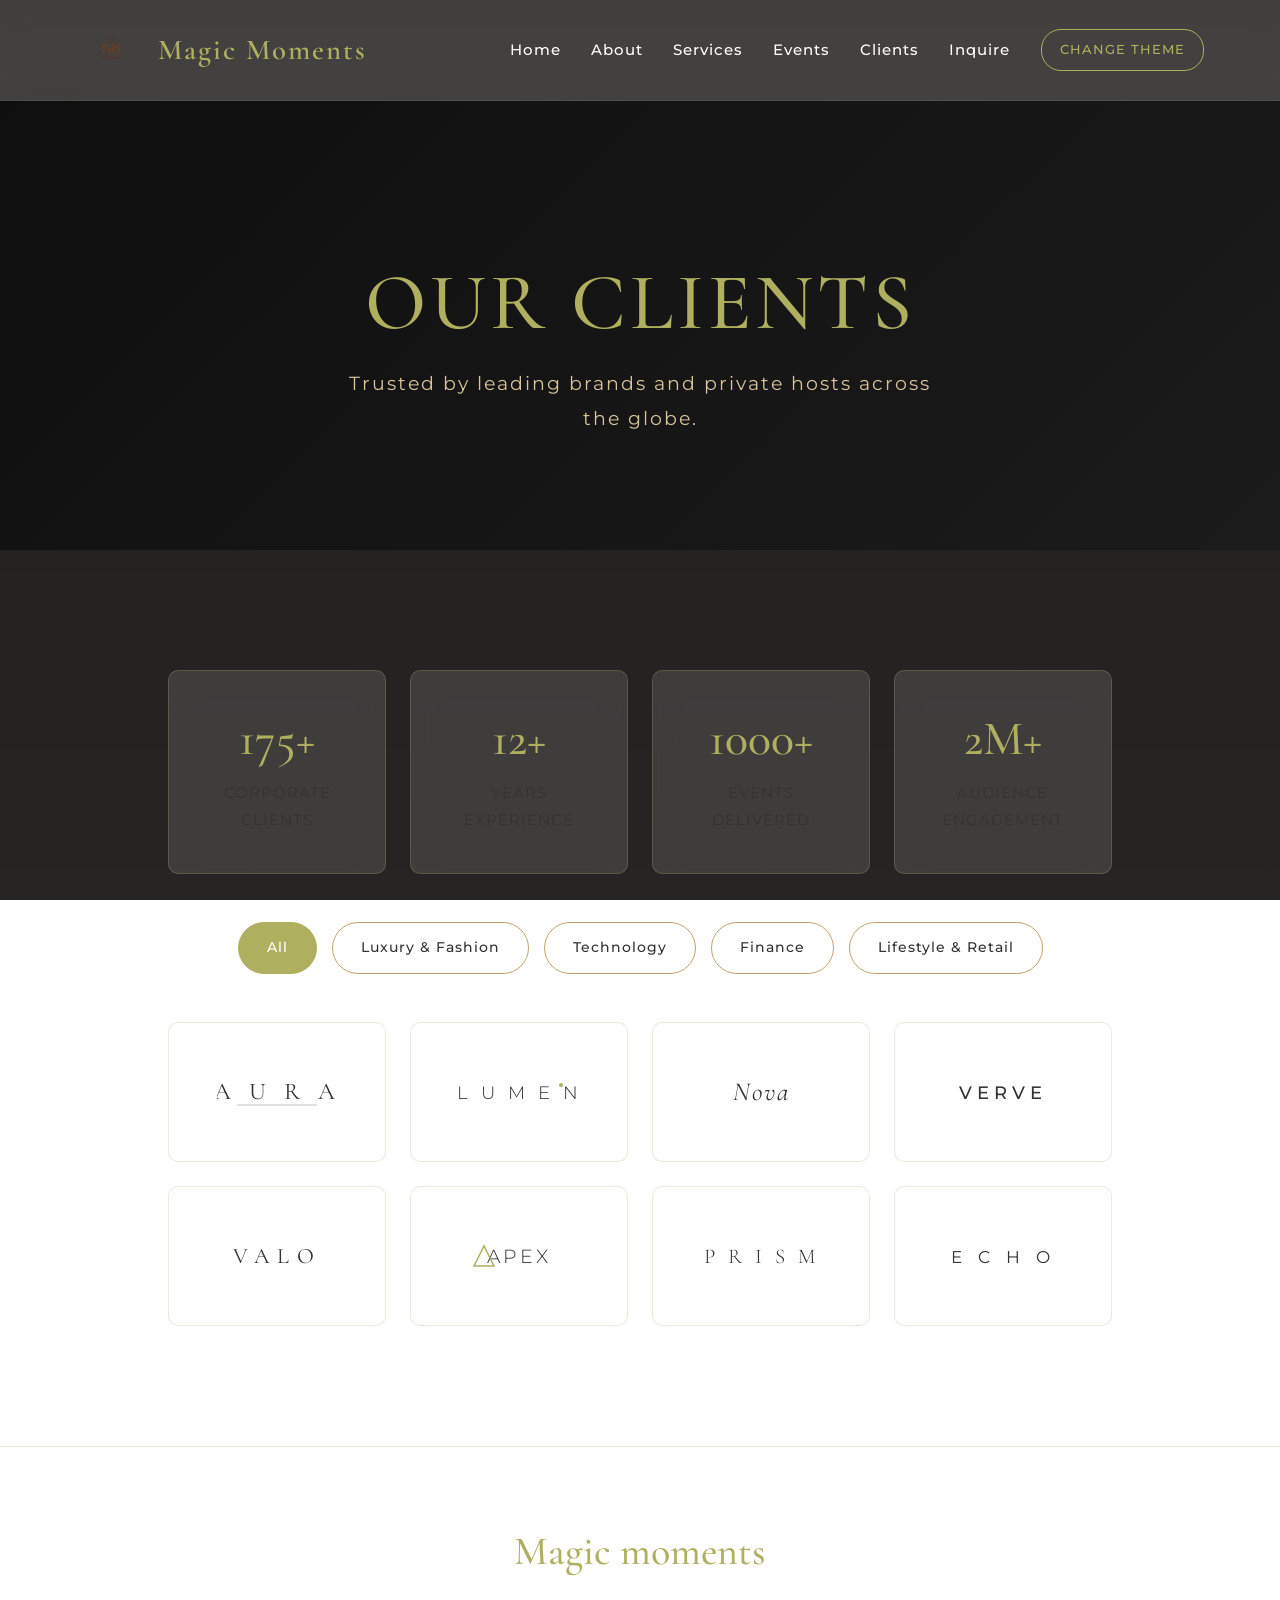
<file: clients.html>
<!DOCTYPE html>
<html lang="en">
<head>
    <meta charset="UTF-8">
    <meta name="viewport" content="width=device-width,initial-scale=1.0">
    <title>Our Clients - LuxeEvents</title>
    <link href="https://fonts.googleapis.com/css2?family=Cormorant+Garamond:wght@300;400;600&family=Montserrat:wght@300;400;500&display=swap" rel="stylesheet">
    <!-- Bootstrap 5 CSS -->
    <link href="https://cdn.jsdelivr.net/npm/bootstrap@5.3.3/dist/css/bootstrap.min.css" rel="stylesheet" integrity="sha384-QWTKZyjpPEjISv5WaRU9OFeRpok6YctnYmDr5pNlyT2bRjXh0JMhjY6hW+ALEwIH" crossorigin="anonymous">
    <link rel="stylesheet" href="css/style.css">
    <style>
        /* Specific page layout tweaks */
        body {
            padding-top: 100px; /* Offset for fixed navbar */
        }
        .clients-hero {
            padding: 80px 0 40px;
            text-align: center;
        }
        .clients-hero h1 {
            font-size: 5rem;
            margin-bottom: 15px;
            letter-spacing: 4px;
        }
        .clients-hero p {
            font-size: 1.2rem;
            letter-spacing: 2px;
            color: var(--gold-light);
            max-width: 600px;
            margin: 0 auto;
        }
        .dark-theme .clients-hero p {
            color: var(--gold-light);
        }
    </style>
</head>
<body>

<nav class="navbar navbar-expand-lg navbar-dark">
    <div class="container">
        <a class="logo" href="index.html">
            <img src="images/mm-logo.png" alt="Magic Moments Logo">
            <span>Magic Moments</span>
        </a>
        <button class="navbar-toggler" type="button" data-bs-toggle="collapse" data-bs-target="#navbarNav" aria-controls="navbarNav" aria-expanded="false" aria-label="Toggle navigation">
            <span class="navbar-toggler-icon"></span>
        </button>
        <div class="collapse navbar-collapse" id="navbarNav">
            <ul class="navbar-nav ms-auto mb-2 mb-lg-0 align-items-lg-center">
                <li class="nav-item"><a class="nav-link" href="index.html#home">Home</a></li>
                <li class="nav-item"><a class="nav-link" href="index.html#about">About</a></li>
                <li class="nav-item"><a class="nav-link" href="index.html#services">Services</a></li>
                <li class="nav-item"><a class="nav-link" href="index.html#events">Events</a></li>
                <li class="nav-item"><a class="nav-link" href="clients.html">Clients</a></li>
                <li class="nav-item"><a class="nav-link" href="index.html#inquire">Inquire</a></li>
                <li class="nav-item ms-lg-3 mt-2 mt-lg-0">
                    <button id="theme-toggle" type="button">CHANGE THEME</button>
                </li>
            </ul>
        </div>
    </div>
</nav>

<section class="clients-hero">
    <div class="container">
        <h1>OUR CLIENTS</h1>
        <p>Trusted by leading brands and private hosts across the globe.</p>
    </div>
</section>

<section class="clients">
    <div class="container">
        <!-- Stats Grid -->
        <div class="row g-4 mb-5">
            <div class="col-6 col-md-3">
                <div class="stat-card h-100">
                    <h3>175+</h3>
                    <p class="m-0">Corporate Clients</p>
                </div>
            </div>
            <div class="col-6 col-md-3">
                <div class="stat-card h-100">
                    <h3>12+</h3>
                    <p class="m-0">Years Experience</p>
                </div>
            </div>
            <div class="col-6 col-md-3">
                <div class="stat-card h-100">
                    <h3>1000+</h3>
                    <p class="m-0">Events Delivered</p>
                </div>
            </div>
            <div class="col-6 col-md-3">
                <div class="stat-card h-100">
                    <h3>2M+</h3>
                    <p class="m-0">Audience Engagement</p>
                </div>
            </div>
        </div>

        <!-- Filter Buttons -->
        <div class="filter-buttons mb-5">
            <button class="filter-btn active" data-filter="all">All</button>
            <button class="filter-btn" data-filter="luxury">Luxury & Fashion</button>
            <button class="filter-btn" data-filter="tech">Technology</button>
            <button class="filter-btn" data-filter="finance">Finance</button>
            <button class="filter-btn" data-filter="retail">Lifestyle & Retail</button>
        </div>

        <!-- Client Grid with Beautiful SVG Logos -->
        <div class="row g-4 d-flex justify-content-center" id="clients-row">
            <!-- Client 1: AURA (Luxury) -->
            <div class="col-6 col-sm-4 col-md-3 client-col" data-category="luxury">
                <div class="client-card">
                    <svg width="120" height="50" viewBox="0 0 120 50" fill="none" xmlns="http://www.w3.org/2000/svg">
                        <text x="50%" y="55%" dominant-baseline="middle" text-anchor="middle" font-family="'Cormorant Garamond', serif" font-size="24" letter-spacing="6" fill="currentColor">A U R A</text>
                        <line x1="20" y1="38" x2="100" y2="38" stroke="currentColor" stroke-opacity="0.3" stroke-width="1"/>
                    </svg>
                </div>
            </div>

            <!-- Client 2: LUMEN (Tech) -->
            <div class="col-6 col-sm-4 col-md-3 client-col" data-category="tech">
                <div class="client-card">
                    <svg width="120" height="50" viewBox="0 0 120 50" fill="none" xmlns="http://www.w3.org/2000/svg">
                        <text x="50%" y="55%" dominant-baseline="middle" text-anchor="middle" font-family="'Montserrat', sans-serif" font-weight="300" font-size="18" letter-spacing="4" fill="currentColor">L U M E N</text>
                        <circle cx="102" cy="18" r="2" fill="var(--gold)"/>
                    </svg>
                </div>
            </div>

            <!-- Client 3: NOVA (Finance) -->
            <div class="col-6 col-sm-4 col-md-3 client-col" data-category="finance">
                <div class="client-card">
                    <svg width="120" height="50" viewBox="0 0 120 50" fill="none" xmlns="http://www.w3.org/2000/svg">
                        <text x="50%" y="55%" dominant-baseline="middle" text-anchor="middle" font-family="'Cormorant Garamond', serif" font-style="italic" font-size="26" letter-spacing="2" fill="currentColor">Nova</text>
                    </svg>
                </div>
            </div>

            <!-- Client 4: VERVE (Retail) -->
            <div class="col-6 col-sm-4 col-md-3 client-col" data-category="retail">
                <div class="client-card">
                    <svg width="120" height="50" viewBox="0 0 120 50" fill="none" xmlns="http://www.w3.org/2000/svg">
                        <text x="50%" y="55%" dominant-baseline="middle" text-anchor="middle" font-family="'Montserrat', sans-serif" font-weight="500" font-size="18" letter-spacing="5" fill="currentColor">VERVE</text>
                    </svg>
                </div>
            </div>

            <!-- Client 5: VALO (Luxury) -->
            <div class="col-6 col-sm-4 col-md-3 client-col" data-category="luxury">
                <div class="client-card">
                    <svg width="120" height="50" viewBox="0 0 120 50" fill="none" xmlns="http://www.w3.org/2000/svg">
                        <text x="50%" y="55%" dominant-baseline="middle" text-anchor="middle" font-family="'Cormorant Garamond', serif" font-size="22" letter-spacing="8" fill="currentColor">VALO</text>
                    </svg>
                </div>
            </div>

            <!-- Client 6: APEX (Tech) -->
            <div class="col-6 col-sm-4 col-md-3 client-col" data-category="tech">
                <div class="client-card">
                    <svg width="120" height="50" viewBox="0 0 120 50" fill="none" xmlns="http://www.w3.org/2000/svg">
                        <text x="50%" y="55%" dominant-baseline="middle" text-anchor="middle" font-family="'Montserrat', sans-serif" font-weight="300" font-size="19" letter-spacing="3" fill="currentColor">APEX</text>
                        <path d="M15 35 L25 15 L35 35 Z" stroke="var(--gold)" stroke-width="1.5" fill="none"/>
                    </svg>
                </div>
            </div>

            <!-- Client 7: PRISM (Finance) -->
            <div class="col-6 col-sm-4 col-md-3 client-col" data-category="finance">
                <div class="client-card">
                    <svg width="120" height="50" viewBox="0 0 120 50" fill="none" xmlns="http://www.w3.org/2000/svg">
                        <text x="50%" y="55%" dominant-baseline="middle" text-anchor="middle" font-family="'Cormorant Garamond', serif" font-weight="300" font-size="21" letter-spacing="4" fill="currentColor">P R I S M</text>
                    </svg>
                </div>
            </div>

            <!-- Client 8: ECHO (Retail) -->
            <div class="col-6 col-sm-4 col-md-3 client-col" data-category="retail">
                <div class="client-card">
                    <svg width="120" height="50" viewBox="0 0 120 50" fill="none" xmlns="http://www.w3.org/2000/svg">
                        <text x="50%" y="55%" dominant-baseline="middle" text-anchor="middle" font-family="'Montserrat', sans-serif" font-weight="400" font-size="17" letter-spacing="6" fill="currentColor">E C H O</text>
                    </svg>
                </div>
            </div>
        </div>
    </div>
</section>

<footer>
    <div class="container text-center">
        <h3>Magic moments</h3>
        <p>Luxury Event Planning & Design</p>
        <p>© 2026 All Rights Reserved.</p>
    </div>
</footer>

<!-- Bootstrap Bundle JS -->
<script src="https://cdn.jsdelivr.net/npm/bootstrap@5.3.3/dist/js/bootstrap.bundle.min.js" integrity="sha384-YvpcrYf0tY3lHB60NNkmXc5s9fDVZLESaAA55NDzOxhy9GkcIdslK1eN7N6jIeHz" crossorigin="anonymous"></script>

<script>
(function(){
    // Theme toggle
    const toggle = document.getElementById('theme-toggle');
    const body = document.body;
    const current = localStorage.getItem('theme-mode');

    if (current === 'dark') {
        body.classList.add('dark-theme');
    }

    toggle.addEventListener('click', function() {
        const isDark = body.classList.toggle('dark-theme');
        localStorage.setItem('theme-mode', isDark ? 'dark' : 'light');
    });

    // Client Grid Filtering
    const filterBtns = document.querySelectorAll('.filter-btn');
    const clientCols = document.querySelectorAll('.client-col');

    filterBtns.forEach(btn => {
        btn.addEventListener('click', () => {
            // Remove active class from all buttons
            filterBtns.forEach(b => b.classList.remove('active'));
            // Add active class to clicked button
            btn.classList.add('active');

            const filterValue = btn.getAttribute('data-filter');

            clientCols.forEach(col => {
                // Smooth fade effect
                col.style.opacity = '0';
                col.style.transform = 'scale(0.9) translateY(5px)';
                
                setTimeout(() => {
                    if (filterValue === 'all' || col.getAttribute('data-category') === filterValue) {
                        col.style.display = 'block';
                        // Trigger reflow for transition
                        void col.offsetWidth;
                        col.style.opacity = '1';
                        col.style.transform = 'scale(1) translateY(0)';
                    } else {
                        col.style.display = 'none';
                    }
                }, 300);
            });
        });
    });
})();
</script>

</body>
</html>
</file>
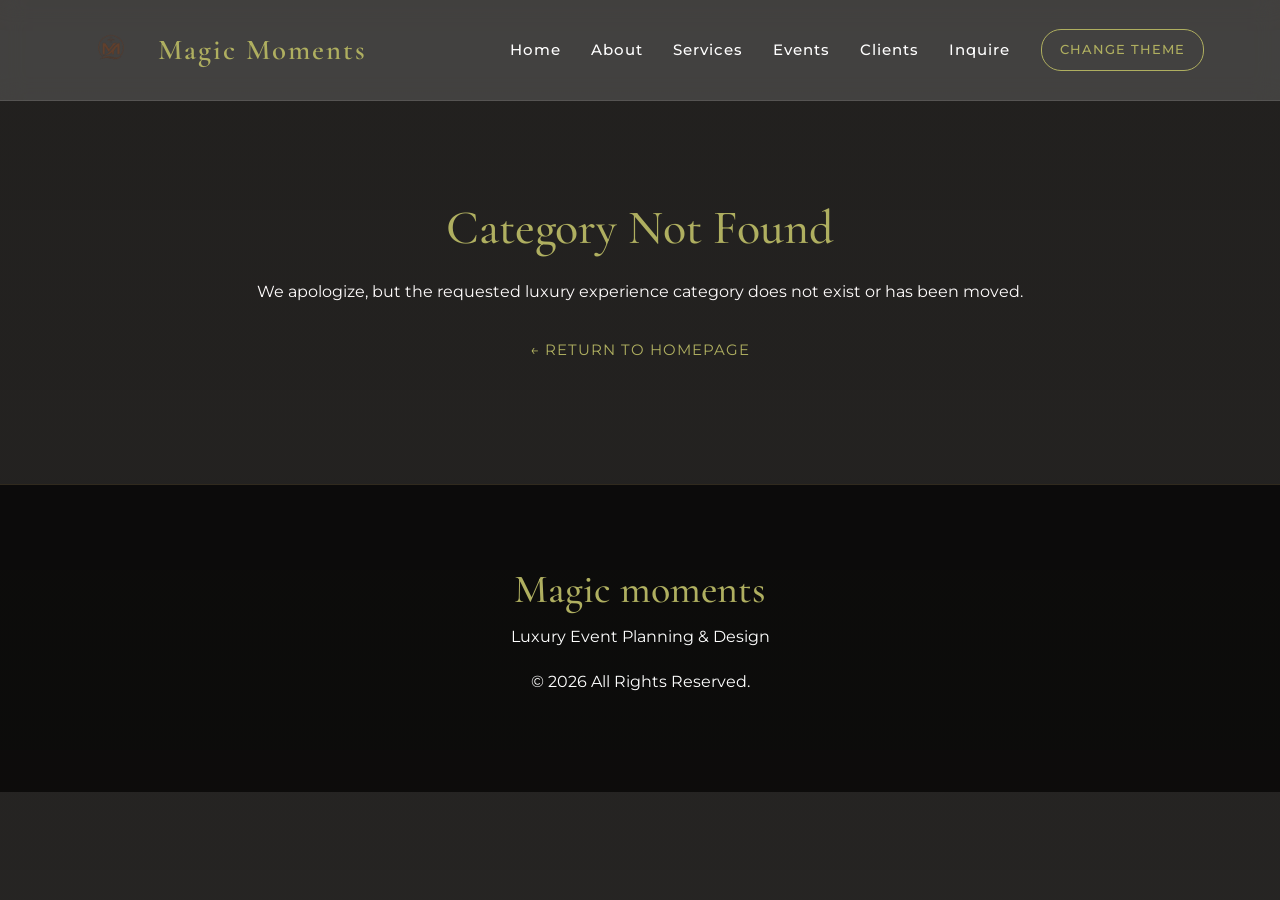
<file: services-detail.html>
<!DOCTYPE html>
<html lang="en">

<head>
    <meta charset="UTF-8">
    <meta name="viewport" content="width=device-width, initial-scale=1.0">
    <title>Service Details - LuxeEvents</title>
    <link
        href="https://fonts.googleapis.com/css2?family=Cormorant+Garamond:wght@300;400;600&family=Montserrat:wght@300;400;500&display=swap"
        rel="stylesheet">
    <!-- Bootstrap 5 CSS -->
    <link href="https://cdn.jsdelivr.net/npm/bootstrap@5.3.3/dist/css/bootstrap.min.css" rel="stylesheet"
        integrity="sha384-QWTKZyjpPEjISv5WaRU9OFeRpok6YctnYmDr5pNlyT2bRjXh0JMhjY6hW+ALEwIH" crossorigin="anonymous">
    <link rel="stylesheet" href="css/style.css">
    <style>
        body {
            padding-top: 100px;
        }

        .detail-header {
            text-align: center;
            padding: 60px 0 20px;
        }

        .back-link {
            display: inline-block;
            margin-bottom: 20px;
            color: var(--gold);
            text-decoration: none;
            font-size: 0.95rem;
            letter-spacing: 1px;
            text-transform: uppercase;
            font-family: 'Montserrat', sans-serif;
            transition: 0.3s;
        }

        .back-link:hover {
            color: white;
            transform: translateX(-5px);
        }

        .dark-theme .back-link:hover {
            color: white;
        }

        .detail-header span {
            color: var(--gold);
            letter-spacing: 5px;
            font-size: 0.9rem;
            text-transform: uppercase;
            display: block;
            margin-bottom: 10px;
        }

        .detail-header h1 {
            font-size: 4.5rem;
            font-weight: 300;
            margin: 10px 0;
            letter-spacing: 2px;
        }

        .detail-header p {
            font-size: 1.15rem;
            color: #555;
            max-width: 650px;
            margin: 15px auto 0;
            line-height: 1.8;
        }

        .dark-theme .detail-header p {
            color: rgba(255, 255, 255, 0.7);
        }

        .error-message {
            text-align: center;
            padding: 100px 0;
        }

        .error-message h2 {
            font-size: 3rem;
            color: var(--gold);
            margin-bottom: 20px;
        }

        .error-message p {
            color: #fffcfc;
            margin-bottom: 30px;
        }

        .dark-theme .error-message p {
            color: rgba(255, 255, 255, 0.7);
        }
    </style>
</head>

<body>

    <nav class="navbar navbar-expand-lg navbar-dark">
        <div class="container">
            <a class="logo" href="index.html">
                <img src="images/mm-logo.png" alt="Magic Moments Logo">
                <span>Magic Moments</span>
            </a>
            <button class="navbar-toggler" type="button" data-bs-toggle="collapse" data-bs-target="#navbarNav"
                aria-controls="navbarNav" aria-expanded="false" aria-label="Toggle navigation">
                <span class="navbar-toggler-icon"></span>
            </button>
            <div class="collapse navbar-collapse" id="navbarNav">
                <ul class="navbar-nav ms-auto mb-2 mb-lg-0 align-items-lg-center">
                    <li class="nav-item"><a class="nav-link" href="index.html#home">Home</a></li>
                    <li class="nav-item"><a class="nav-link" href="index.html#about">About</a></li>
                    <li class="nav-item"><a class="nav-link" href="index.html#services">Services</a></li>
                    <li class="nav-item"><a class="nav-link" href="index.html#events">Events</a></li>
                    <li class="nav-item"><a class="nav-link" href="clients.html">Clients</a></li>
                    <li class="nav-item"><a class="nav-link" href="index.html#inquire">Inquire</a></li>
                    <li class="nav-item ms-lg-3 mt-2 mt-lg-0">
                        <button id="theme-toggle" type="button">CHANGE THEME</button>
                    </li>
                </ul>
            </div>
        </div>
    </nav>

    <div class="container" id="content-container">
        <div class="detail-header">
            <a href="index.html#events" class="back-link">← Back to Experiences</a>
            <span id="service-category">Luxury Experience</span>
            <h1 id="service-title">Service Details</h1>
            <p id="service-subtitle">Loading premium curated options...</p>
        </div>

        <section class="services-detail-section">
            <div class="row g-4" id="cards-grid">
                <!-- Dynamic cards will be rendered here -->
            </div>
        </section>
    </div>

    <footer>
        <div class="container text-center">
            <h3>Magic moments</h3>
            <p>Luxury Event Planning & Design</p>
            <p>© 2026 All Rights Reserved.</p>
        </div>
    </footer>

    <script>
        (function () {
            // Theme toggler
            const toggle = document.getElementById('theme-toggle');
            const body = document.body;
            const current = localStorage.getItem('theme-mode');

            if (current === 'dark') {
                body.classList.add('dark-theme');
            }

            toggle.addEventListener('click', function () {
                const isDark = body.classList.toggle('dark-theme');
                localStorage.setItem('theme-mode', isDark ? 'dark' : 'light');
            });

            // Dataset for all 12 services
            const servicesData = {
                // --- WEDDING DETAILS ---
                "floral_decoration": {
                    category: "Luxury Weddings",
                    title: "Floral Decoration",
                    subtitle: "Exquisite floral arrangements that transform venues into breathtaking botanical dreams.",
                    cards: [
                        {
                            title: "Royal Archways",
                            desc: "Majestic entryway floral archways styled with fresh exotic roses, wisterias, and hanging crystals.",
                            price: "₹1,20,000",
                            rating: "4.9",
                            image: "https://images.unsplash.com/photo-1523438885200-e635ba2c371e?w=600&auto=format&fit=crop&q=80"
                        },
                        {
                            title: "Minimalist Orchids",
                            desc: "Sleek, contemporary tabletop styling featuring tall glass vases and cascading white orchids.",
                            price: "₹65,000",
                            rating: "4.8",
                            image: "https://images.unsplash.com/photo-1546190255-451a91afc548?w=600&auto=format&fit=crop&q=80"
                        },
                        {
                            title: "Vintage Pastels",
                            desc: "Romantic pastel flower walls, matching stage backdrops, and table runners in blush and cream tones.",
                            price: "₹95,000",
                            rating: "4.7",
                            image: "https://images.unsplash.com/photo-1519741497674-611481863552?w=600&auto=format&fit=crop&q=80"
                        },
                        {
                            title: "Imperial Marigolds",
                            desc: "Cascading strings of premium marigolds and jasmine for a vibrant, traditional royal heritage feel.",
                            price: "₹80,000",
                            rating: "4.9",
                            image: "https://images.unsplash.com/photo-1511795409834-ef04bbd61622?w=600&auto=format&fit=crop&q=80"
                        }
                    ]
                },
                "cinematic_photography": {
                    category: "Luxury Weddings",
                    title: "Cinematic Photography",
                    subtitle: "Capturing your love story through an editorial lens with magazine-grade photography.",
                    cards: [
                        {
                            title: "Pre-Wedding Cinema",
                            desc: "Narrative-driven cinematic couple videos shot at handpicked luxury heritage locations.",
                            price: "₹75,000",
                            rating: "4.9",
                            image: "https://images.unsplash.com/photo-1537633552985-df8429e8048b?w=600&auto=format&fit=crop&q=80"
                        },
                        {
                            title: "Candid & Drone Coverage",
                            desc: "Unobtrusive candid photos mixed with high-resolution aerial drone captures for scale.",
                            price: "₹1,10,000",
                            rating: "5.0",
                            image: "https://images.unsplash.com/photo-1492684223066-81342ee5ff30?w=600&auto=format&fit=crop&q=80"
                        },
                        {
                            title: "Editorial Portraits",
                            desc: "Premium magazine-style wedding couple portraits using off-camera flash and creative lighting.",
                            price: "₹60,000",
                            rating: "4.8",
                            image: "https://images.unsplash.com/photo-1519225421980-715cb0215aed?w=600&auto=format&fit=crop&q=80"
                        },
                        {
                            title: "4K Cinematic Highlight",
                            desc: "An emotional, beautifully graded 4K cinematic film capturing the entire wedding highlight.",
                            price: "₹1,50,000",
                            rating: "4.9",
                            image: "https://images.unsplash.com/photo-1516035069371-29a1b244cc32?w=600&auto=format&fit=crop&q=80"
                        }
                    ]
                },
                "luxury_catering": {
                    category: "Luxury Weddings",
                    title: "Luxury Catering",
                    subtitle: "Unforgettable gastronomic journeys created by michelin guest chefs.",
                    cards: [
                        {
                            title: "Royal Indian Banquet",
                            desc: "Rich, slow-cooked royal delicacies served in handcrafted copper and brass luxury tableware.",
                            price: "₹2,500/plate",
                            rating: "5.0",
                            image: "https://images.unsplash.com/photo-1504674900247-0877df9cc836?w=600&auto=format&fit=crop&q=80"
                        },
                        {
                            title: "French Fine Dining",
                            desc: "A meticulous multi-course tasting menu paired with curated mocktails and custom desserts.",
                            price: "₹3,800/plate",
                            rating: "4.9",
                            image: "https://images.unsplash.com/photo-1544025162-d76694265947?w=600&auto=format&fit=crop&q=80"
                        },
                        {
                            title: "Live Gourmet Stations",
                            desc: "Interactive culinary bars including fresh sushi rolling, teppanyaki grills, and wood-fired ovens.",
                            price: "₹1,800/plate",
                            rating: "4.8",
                            image: "https://images.unsplash.com/photo-1555244162-803834f70033?w=600&auto=format&fit=crop&q=80"
                        },
                        {
                            title: "Artisanal Dessert Lounge",
                            desc: "A beautiful display of French pastries, customized chocolates, and liquid nitrogen ice cream bars.",
                            price: "₹1,200/plate",
                            rating: "4.9",
                            image: "https://images.unsplash.com/photo-1534422298391-e4f8c172dddb?w=600&auto=format&fit=crop&q=80"
                        }
                    ]
                },
                "live_music": {
                    category: "Luxury Weddings",
                    title: "Live Music & Entertainment",
                    subtitle: "Setting the perfect acoustic backdrop and high-energy entertainment for your celebrations.",
                    cards: [
                        {
                            title: "Symphonic String Quartet",
                            desc: "Sophisticated violin, viola, and cello arrangements playing classical and contemporary love themes.",
                            price: "₹90,000",
                            rating: "4.8",
                            image: "https://images.unsplash.com/photo-1501281668745-f7f57925c3b4?w=600&auto=format&fit=crop&q=80"
                        },
                        {
                            title: "Royal Sufi Ensemble",
                            desc: "A soulful, spiritual night of live traditional Sufi qawwalis and modern acoustic fusion music.",
                            price: "₹1,80,000",
                            rating: "4.9",
                            image: "https://images.unsplash.com/photo-1465847899084-d164df4dedc6?w=600&auto=format&fit=crop&q=80"
                        },
                        {
                            title: "Celebrity Performance",
                            desc: "Bring exclusive star power to your event with a full live performance by leading pop or playback singers.",
                            price: "₹5,00,000+",
                            rating: "5.0",
                            image: "https://images.unsplash.com/photo-1511192336575-5a79af67a629?w=600&auto=format&fit=crop&q=80"
                        },
                        {
                            title: "Grand Illusion Show",
                            desc: "Highly interactive mentalism and Vegas-style illusion acts to completely dazzle dinner guests.",
                            price: "₹1,20,000",
                            rating: "4.7",
                            image: "https://images.unsplash.com/photo-1470225620780-dba8ba36b745?w=600&auto=format&fit=crop&q=80"
                        }
                    ]
                },

                // --- CORPORATE DETAILS ---
                "stage_management": {
                    category: "Corporate Galas",
                    title: "Stage Management",
                    subtitle: "Professional stage design and flawless sequence management for prestigious galas.",
                    cards: [
                        {
                            title: "3D Projection Stage",
                            desc: "Immersive 3D animation mapped directly onto modern geometric stage structures for branding.",
                            price: "₹2,50,000",
                            rating: "4.9",
                            image: "https://images.unsplash.com/photo-1506157786151-b8491531f063?w=600&auto=format&fit=crop&q=80"
                        },
                        {
                            title: "Executive Minimalist",
                            desc: "A sharp, corporate setup featuring premium acrylic podiums, LED borders, and corporate banners.",
                            price: "₹85,000",
                            rating: "4.8",
                            image: "https://images.unsplash.com/photo-1475721027785-f74eccf877e2?w=600&auto=format&fit=crop&q=80"
                        },
                        {
                            title: "Dynamic Arena Stage",
                            desc: "Massive double-height concert staging setup with heavy-duty truss systems and light show rigging.",
                            price: "₹4,00,000",
                            rating: "5.0",
                            image: "https://images.unsplash.com/photo-1515187029135-18ee286d815b?w=600&auto=format&fit=crop&q=80"
                        },
                        {
                            title: "Elevated Glass Runway",
                            desc: "Reflective tempered glass runway equipped with under-lit color LED arrays and seamless seams.",
                            price: "₹1,80,000",
                            rating: "4.9",
                            image: "https://images.unsplash.com/photo-1540575467063-178a50c2df87?w=600&auto=format&fit=crop&q=80"
                        }
                    ]
                },
                "led_audio": {
                    category: "Corporate Galas",
                    title: "LED & Audio Setup",
                    subtitle: "Crystal-clear modular displays and acoustics tailored for high-end corporate delivery.",
                    cards: [
                        {
                            title: "P2 High-Res LED Screen",
                            desc: "Fine-pitch high-refresh-rate modular LED screen blocks for displaying presentation details perfectly.",
                            price: "₹1,20,000",
                            rating: "4.9",
                            image: "https://images.unsplash.com/photo-1516450360452-9312f5e86fc7?w=600&auto=format&fit=crop&q=80"
                        },
                        {
                            title: "Line-Array Audio System",
                            desc: "Premium JBL or L-Acoustics line array speaker towers for unified, lag-free acoustic coverage.",
                            price: "₹1,50,000",
                            rating: "5.0",
                            image: "https://images.unsplash.com/photo-1482440308425-276ad0f28b19?w=600&auto=format&fit=crop&q=80"
                        },
                        {
                            title: "Moving Beam Lights",
                            desc: "Intelligent moving heads, washers, and laser light arrays synchronized via digital control systems.",
                            price: "₹95,000",
                            rating: "4.8",
                            image: "https://images.unsplash.com/photo-1470229722913-7c0e2dbbafd3?w=600&auto=format&fit=crop&q=80"
                        },
                        {
                            title: "Wireless Sennheiser Array",
                            desc: "Professional wireless boundary, collar, and handheld microphone sets coupled with active digital mixing.",
                            price: "₹40,000",
                            rating: "4.7",
                            image: "https://images.unsplash.com/photo-1520523839897-bd0b52f945a0?w=600&auto=format&fit=crop&q=80"
                        }
                    ]
                },
                "conference_planning": {
                    category: "Corporate Galas",
                    title: "Conference Planning",
                    subtitle: "Smooth organizing and setup support for regional summits and executive roundtables.",
                    cards: [
                        {
                            title: "Summit Hall Setup",
                            desc: "Complete layouts for international summits including registration desks and translation booths.",
                            price: "₹3,50,000",
                            rating: "4.9",
                            image: "https://images.unsplash.com/photo-1540575467063-178a50c2df87?w=600&auto=format&fit=crop&q=80"
                        },
                        {
                            title: "Executive Roundtable",
                            desc: "Top-tier mahogany boardrooms decorated with floral accents and individual laptop monitor connections.",
                            price: "₹75,000",
                            rating: "4.8",
                            image: "https://images.unsplash.com/photo-1511578314322-379afb476865?w=600&auto=format&fit=crop&q=80"
                        },
                        {
                            title: "Hybrid Event Suite",
                            desc: "Lag-free multi-camera broadcast setups for streaming to global audiences with remote screen integration.",
                            price: "₹1,10,000",
                            rating: "4.9",
                            image: "https://images.unsplash.com/photo-1524178232363-1fb2b075b655?w=600&auto=format&fit=crop&q=80"
                        },
                        {
                            title: "Exhibition Pavilions",
                            desc: "Professional modular shell scheme design and partition installations for corporate exhibition spaces.",
                            price: "₹15,000/booth",
                            rating: "4.6",
                            image: "https://images.unsplash.com/photo-1591115765373-5209768a7f41?w=600&auto=format&fit=crop&q=80"
                        }
                    ]
                },
                "award_ceremonies": {
                    category: "Corporate Galas",
                    title: "Award Ceremonies",
                    subtitle: "Injecting red-carpet glamour and flawless presentation into corporate recognition nights.",
                    cards: [
                        {
                            title: "Red Carpet Entry",
                            desc: "VIP red carpet entry runway complete with professional media step-and-repeat backdrops and light beams.",
                            price: "₹95,000",
                            rating: "4.9",
                            image: "https://images.unsplash.com/photo-1531058020387-3be344559767?w=600&auto=format&fit=crop&q=80"
                        },
                        {
                            title: "Custom Crystal Trophies",
                            desc: "Premium, heavy optical crystal awards sculpted to custom corporate branding specifications.",
                            price: "₹800/trophy",
                            rating: "4.7",
                            image: "https://images.unsplash.com/photo-1505232458627-5ac9ad856b79?w=600&auto=format&fit=crop&q=80"
                        },
                        {
                            title: "Cold-Fire Sparklers",
                            desc: "Safe indoor cold pyro fountains and CO2 fog jets programmed to fire during winner announcements.",
                            price: "₹60,000",
                            rating: "5.0",
                            image: "https://images.unsplash.com/photo-1516450360452-9312f5e86fc7?w=600&auto=format&fit=crop&q=80"
                        },
                        {
                            title: "Luxe VIP Lounge Area",
                            desc: "Plush velvet chesterfields, dedicated bar counters, and low-light ambient setups for high-profile delegates.",
                            price: "₹1,40,000",
                            rating: "4.8",
                            image: "https://images.unsplash.com/photo-1511795409834-ef04bbd61622?w=600&auto=format&fit=crop&q=80"
                        }
                    ]
                },

                // --- CELEBRATION DETAILS ---
                "customized_themes": {
                    category: "Private Celebrations",
                    title: "Customized Themes",
                    subtitle: "Bespoke themed environments that translate your dreams into visual realities.",
                    cards: [
                        {
                            title: "Gothic Masquerade",
                            desc: "Deep crimson and gold tables, heavy velvet drapes, gothic candelabras, and custom luxury masks.",
                            price: "₹1,50,000",
                            rating: "4.9",
                            image: "https://images.unsplash.com/photo-1513151233558-d860c5398176?w=600&auto=format&fit=crop&q=80"
                        },
                        {
                            title: "Enchanted Forest",
                            desc: "Magical dining setups surrounded by real moss, hanging fairy lights, custom trees, and floral branches.",
                            price: "₹1,80,000",
                            rating: "5.0",
                            image: "https://images.unsplash.com/photo-1502086223501-7ea6ecd79368?w=600&auto=format&fit=crop&q=80"
                        },
                        {
                            title: "Gatsby 1920s Glitz",
                            desc: "Decadent black-and-gold theme featuring towering feather centerpieces and elegant crystal glassware.",
                            price: "₹2,10,000",
                            rating: "4.9",
                            image: "https://images.unsplash.com/photo-1530103862676-de8c9debad1d?w=600&auto=format&fit=crop&q=80"
                        },
                        {
                            title: "Tropical Oasis",
                            desc: "Lush botanical installations, dynamic neon signs, and exotic fruit displays setting a summer mood.",
                            price: "₹1,30,000",
                            rating: "4.8",
                            image: "https://images.unsplash.com/photo-1464366400600-7168b8af9bc3?w=600&auto=format&fit=crop&q=80"
                        }
                    ]
                },
                "premium_decorations": {
                    category: "Private Celebrations",
                    title: "Premium Decorations",
                    subtitle: "Finest quality design items curated to give your venue a stunning visual punch.",
                    cards: [
                        {
                            title: "Organic Balloon Arch",
                            desc: "Stunning cascading balloon designs using high-grade metallic, pastel, and custom double-stuffed colors.",
                            price: "₹45,000",
                            rating: "4.8",
                            image: "https://images.unsplash.com/photo-1527529482837-4698179dc6ce?w=600&auto=format&fit=crop&q=80"
                        },
                        {
                            title: "Silk Canopy Lounge",
                            desc: "Luxurious outdoor lounge booths covered with flowing silk canopies, rugs, and low bohemian tables.",
                            price: "₹75,000",
                            rating: "4.9",
                            image: "https://images.unsplash.com/photo-1507504038482-7621abf8c32f?w=600&auto=format&fit=crop&q=80"
                        },
                        {
                            title: "Custom Neon foliage",
                            desc: "Vibrant neon signs shaped to your wording mounted on artificial grass or deep foliage backdrops.",
                            price: "₹30,000",
                            rating: "4.7",
                            image: "https://images.unsplash.com/photo-1533105079780-92b9be482077?w=600&auto=format&fit=crop&q=80"
                        },
                        {
                            title: "Waterfall Fairy Lights",
                            desc: "Densely packed hanging micro-LED lights forming a beautiful, luminous waterfall backdrop behind the stage.",
                            price: "₹55,000",
                            rating: "4.9",
                            image: "https://images.unsplash.com/photo-1522673607200-164d1b6ce486?w=600&auto=format&fit=crop&q=80"
                        }
                    ]
                },
                "dj_entertainment": {
                    category: "Private Celebrations",
                    title: "DJ & Entertainment",
                    subtitle: "High-octane entertainment setups keeping the energy high all night long.",
                    cards: [
                        {
                            title: "Headline Club DJ",
                            desc: "A custom set by a leading club DJ equipped with active electronic mixing consoles and smoke machines.",
                            price: "₹80,000",
                            rating: "4.9",
                            image: "https://images.unsplash.com/photo-1470225620780-dba8ba36b745?w=600&auto=format&fit=crop&q=80"
                        },
                        {
                            title: "LED Tron Dancers",
                            desc: "A high-impact robotic dance show utilizing custom suits containing synchronized computerized LED displays.",
                            price: "₹65,000",
                            rating: "4.8",
                            image: "https://images.unsplash.com/photo-1516450360452-9312f5e86fc7?w=600&auto=format&fit=crop&q=80"
                        },
                        {
                            title: "Live Jazz Trio",
                            desc: "Sophisticated dinner background acoustics featuring a live saxophonist, double bass, and piano.",
                            price: "₹90,000",
                            rating: "4.9",
                            image: "https://images.unsplash.com/photo-1508700115892-45ecd05ae2ad?w=600&auto=format&fit=crop&q=80"
                        },
                        {
                            title: "VIP Karaoke Suite",
                            desc: "High-definition projection screens and premium wireless mics loaded with 50,000+ multi-genre backing tracks.",
                            price: "₹35,000",
                            rating: "4.6",
                            image: "https://images.unsplash.com/photo-1514525253161-7a46d19cd819?w=600&auto=format&fit=crop&q=80"
                        }
                    ]
                },
                "personalized_surprises": {
                    category: "Private Celebrations",
                    title: "Personalized Surprises",
                    subtitle: "Unforgettable memory highlights crafted for milestones.",
                    cards: [
                        {
                            title: "Midnight Drone Show",
                            desc: "100 programmable synchronized drones creating customized portraits or text formats in the night sky.",
                            price: "₹3,00,000",
                            rating: "5.0",
                            image: "https://images.unsplash.com/photo-1512909006721-3d6018887383?w=600&auto=format&fit=crop&q=80"
                        },
                        {
                            title: "Flash Mob Act",
                            desc: "Surprise dance acts incorporating professional dancers and trained friends/family members.",
                            price: "₹55,000",
                            rating: "4.9",
                            image: "https://images.unsplash.com/photo-1513829096900-ee825ee22572?w=600&auto=format&fit=crop&q=80"
                        },
                        {
                            title: "Custom Sand Art Film",
                            desc: "A custom live or recorded sand-animation sequence depicting key life milestones of the host.",
                            price: "₹40,000",
                            rating: "4.8",
                            image: "https://images.unsplash.com/photo-1507504038482-7621abf8c32f?w=600&auto=format&fit=crop&q=80"
                        },
                        {
                            title: "The Memory Lane Wall",
                            desc: "A gorgeous wood-paneled walk-through corridor lined with warm light displays and family photo prints.",
                            price: "₹25,000",
                            rating: "4.7",
                            image: "https://images.unsplash.com/photo-1549417229-aa67d3263c09?w=600&auto=format&fit=crop&q=80"
                        }
                    ]
                }
            };

            // Load data based on URL parameter
            const params = new URLSearchParams(window.location.search);
            const serviceKey = params.get('service');

            const contentContainer = document.getElementById('content-container');
            const cardsGrid = document.getElementById('cards-grid');

            if (serviceKey && servicesData[serviceKey]) {
                const data = servicesData[serviceKey];

                // Populate page tags
                document.getElementById('service-category').textContent = data.category;
                document.getElementById('service-title').textContent = data.title;
                document.getElementById('service-subtitle').textContent = data.subtitle;
                document.title = data.title + " - LuxeEvents";

                // Render cards
                cardsGrid.innerHTML = '';
                data.cards.forEach(card => {
                    const cardHtml = `
                <div class="col-12 col-md-6 col-lg-4 d-flex">
                    <div class="detail-card w-100 d-flex flex-column">
                        <div class="detail-card-image-wrapper">
                            <img src="${card.image}" class="detail-card-image" alt="${card.title}">
                            <div class="rating-badge">★ ${card.rating}</div>
                        </div>
                        <div class="detail-card-body d-flex flex-column justify-content-between">
                            <div>
                                <h3 class="detail-card-title">${card.title}</h3>
                                <p class="detail-card-desc">${card.desc}</p>
                            </div>
                            <div class="detail-card-footer mt-auto">
                                <span class="card-price">${card.price}</span>
                                <a href="index.html#inquire"><button class="detail-card-btn">Inquire Now</button></a>
                            </div>
                        </div>
                    </div>
                </div>
            `;
                    cardsGrid.innerHTML += cardHtml;
                });
            } else {
                // Render Error/Not Found State
                contentContainer.innerHTML = `
            <div class="error-message">
                <h2>Category Not Found</h2>
                <p>We apologize, but the requested luxury experience category does not exist or has been moved.</p>
                <a href="index.html" class="back-link">← Return to Homepage</a>
            </div>
        `;
            }
        })();
    </script>

    <!-- Bootstrap Bundle JS -->
    <script src="https://cdn.jsdelivr.net/npm/bootstrap@5.3.3/dist/js/bootstrap.bundle.min.js"
        integrity="sha384-YvpcrYf0tY3lHB60NNkmXc5s9fDVZLESaAA55NDzOxhy9GkcIdslK1eN7N6jIeHz"
        crossorigin="anonymous"></script>

</body>

</html>
</file>
<file: css/style.css>
:root {
    --bg: #f8f4ee;
    --cream: #f3ede4;
    --gold: #afaf60;
    --gold-light: #d8c39d;
    --heading: #afaf60;
    --text: #ffffff;
    --white: #ffffff;

}

* {
    margin: 0;
    padding: 0;
    box-sizing: border-box;
}

html {
    scroll-behavior: smooth;
}

body {
    font-family: 'Montserrat', sans-serif;
    color: var(--text);
    line-height: 1.8;
    overflow-x: hidden;

    background:
        linear-gradient(rgba(0, 0, 0, 0.65),
            rgba(0, 0, 0, 0.65)),
        url("https://images.unsplash.com/photo-1519225421980-715cb0215aed?auto=format&fit=crop&w=1600&q=80");

    background-size: cover;
    background-position: center;
    background-attachment: fixed;
    /* Keeps image visible while scrolling */
}

body::before {
    content: "";
    position: fixed;
    inset: 0;

    background:
        linear-gradient(rgba(18, 16, 14, 0.78),
            rgba(18, 16, 14, 0.72));

    z-index: -1;
}

.statement,
.about,
.services,
.process,
.events,
.gallery,
.packages,
.testimonials,
.contact {
    background: transparent;
}

.card,
.event-card,
.package-card,
.testimonial {
    background: rgba(255, 255, 255, 0.12);
    backdrop-filter: blur(15px);
    -webkit-backdrop-filter: blur(15px);
}

.services,
.process,
.events,
.gallery,
.packages,
.testimonials,
.contact,
.about,
.statement {
    padding: var(--space-xl) 8%;
}

#bg-video {
    position: fixed;
    top: 0;
    left: 0;
    width: 100%;
    height: 100%;
    object-fit: cover;
    z-index: -2;
}

/* GOLD DECORATIONS */



.container {
    width: 90%;
    max-width: 1200px;
    margin: auto;
}

/* TYPOGRAPHY */

.logo,
h1,
h2,
h3,
h4 {
    font-family: 'Cormorant Garamond', serif;
    color: var(--heading);
}

/* NAVBAR */

.navbar {
    position: fixed;
    top: 0;
    width: 100%;
    z-index: 999;
    background: rgba(255, 255, 255, 0.15) !important;
    backdrop-filter: blur(12px);
    -webkit-backdrop-filter: blur(12px);
    transition: all .4s ease;
    padding: 15px 0 !important;
    border-bottom: 1px solid rgba(255, 255, 255, 0.1);
}

.navbar .nav-link {
    color: rgb(255, 255, 255) !important;
    font-family: 'Montserrat', sans-serif;
    font-weight: 500;
    font-size: 0.95rem;
    letter-spacing: 1px;
    padding: 8px 15px !important;
    transition: 0.3s ease;
}

.navbar .nav-link:hover,
.navbar .nav-item.active .nav-link {
    color: var(--gold) !important;
}

/* Custom hamburger toggler */
.navbar-toggler {
    border-color: rgba(175, 175, 96, 0.5) !important;
    padding: 4px 8px !important;
}

.navbar-toggler:focus {
    box-shadow: 0 0 0 0.25rem rgba(175, 175, 96, 0.25) !important;
}

.navbar-toggler-icon {
    background-image: url("data:image/svg+xml,%3csvg xmlns='http://www.w3.org/2000/svg' viewBox='0 0 30 30'%3e%3cpath stroke='rgba%28175, 175, 96, 1%29' stroke-width='2' stroke-linecap='round' stroke-miterlimit='10' d='M4 7h22M4 15h22M4 23h22'/%3e%3c/svg%3e") !important;
}

#theme-toggle {
    background: transparent;
    border: 1px solid var(--gold);
    color: var(--gold);
    padding: 8px 18px;
    border-radius: 20px;
    font-size: 0.8rem;
    font-family: 'Montserrat', sans-serif;
    font-weight: 500;
    letter-spacing: 1px;
    cursor: pointer;
    transition: 0.3s;
}

#theme-toggle:hover {
    background: var(--gold);
    color: #fff;
}

@media (max-width: 991px) {
    .navbar-collapse {
        background: rgba(18, 16, 14, 0.96) !important;
        backdrop-filter: blur(15px);
        -webkit-backdrop-filter: blur(15px);
        padding: 20px;
        border-radius: 12px;
        margin-top: 15px;
        border: 1px solid rgba(175, 175, 96, 0.2);
    }

    .navbar .nav-link {
        padding: 10px 0 !important;
        border-bottom: 1px solid rgba(255, 255, 255, 0.05);
    }

    .navbar .nav-item:last-child .nav-link {
        border-bottom: none;
    }
}

.navbar.scrolled {
    background: rgba(10, 10, 10, 0.85) !important;
    backdrop-filter: blur(20px);
    border-bottom: 1px solid rgba(212, 175, 55, 0.2);
}

/* HERO */


.hero {
    min-height: 100vh;
    display: flex;
    align-items: center;
    justify-content: center;

    background: transparent;
}

.hero-logo img {
    margin: 0;
    width: 280px;
    animation: float 5s ease-in-out infinite;
}

@keyframes float {

    0%,
    100% {
        transform: translateY(0);
    }

    50% {
        transform: translateY(-12px);
    }
}

.hero-text {
    width: 100%;
    text-align: center;
    background: none;
    padding: 0 20px;
    margin-top: 0px;
    display: flex;
    flex-direction: column;
    align-items: center;
    justify-content: center;
    gap: 30px;
    /* Equal spacing between logo, heading, and subtitle */
}

.hero-text h1 {
    margin: 0;
    font-size: 7rem;
    color: #afaf60;
    letter-spacing: 8px;
    line-height: 1.15;
    text-shadow:
        0 0 20px rgba(255, 255, 255, 0.15),
        0 8px 30px rgba(0, 0, 0, 0.5);
}

.hero-text p {
    margin: 0;
    color: #f5f0ea;
    font-size: 1.2rem;
    letter-spacing: 4px;
}

.hero-image {
    display: none;
}

/* STATEMENT */

.statement {
    padding: 130px 10%;
    text-align: center;
    background: transparent;
}

.statement h2 {
    font-size: 3rem;
    font-weight: 400;
    max-width: 900px;
    margin: auto;
}

/* ABOUT */

.about {
    padding: 120px 8%;
    align-items: center;
    gap: 60px;
}

.grid {
    display: grid;
    grid-template-columns: 1fr 1fr;
}

.image-block {
    min-height: 600px;

    background-image: url("https://images.unsplash.com/photo-1651313948618-31644c7fec18?w=600&auto=format&fit=crop&q=60");
    background-size: cover;
    background-position: center;
    background-repeat: no-repeat;


    border-radius: 10px;

    box-shadow:
        0 20px 40px rgba(0, 0, 0, .08);
}

.about span {
    color: var(--gold);
    letter-spacing: 4px;
}

.about h2 {
    font-size: 4rem;
    font-weight: 400;
    margin: 20px 0;
}

.about p {
    font-size: 1.05rem;
}

/* COMMON SECTIONS */

.services,
.process,
.events,
.gallery,
.packages,
.testimonials,
.contact {
    padding: 120px 8%;
}

.services h2,
.process h2,
.events h2,
.gallery h2,
.packages h2,
.testimonials h2,
.contact h2 {
    text-align: center;
    font-size: 4rem;
    font-weight: 400;
    margin-bottom: 60px;
}

/* CARDS */

.cards,
.event-grid,
.package-grid {
    display: grid;
    grid-template-columns: repeat(3, 1fr);
    gap: 30px;
}

.card,
.event-card,
.package-card {
    background: rgba(255, 255, 255, .75);

    backdrop-filter: blur(10px);

    border: 1px solid rgba(193, 163, 107, .25);

    padding: 50px 40px;

    text-align: center;

    transition: .4s;
    text-decoration: none;
    cursor: pointer;
}

.card:hover,
.event-card:hover,
.package-card:hover {
    transform: translateY(-10px);

    box-shadow:
        0 20px 40px rgba(0, 0, 0, .08);
}

.card h3,
.event-card h3 {
    font-size: 2rem;
    margin-bottom: 15px;
}

.event-card p {
    color: #090807
}

.event-card p:hover {
    color: #65321c;
}

/* Event Details */
.event-details {
    padding: 100px 10%;

}

.event-details.dark {

    color: white;
}

.detail-content {
    display: flex;
    align-items: center;
    gap: 60px;
}

.detail-text {
    flex: 1;
}

.detail-text span {
    letter-spacing: 3px;
    color: #9c7255;
    font-size: 14px;
}

.event-details.dark span {
    color: #9c7255;
}

.detail-text h2 {
    font-size: 55px;
    margin: 15px 0;
    font-family: "Cormorant Garamond", serif;
}

.detail-text p {
    font-size: 17px;
    line-height: 1.8;
    margin-bottom: 30px;
    color: black;
}

.features {
    display: grid;
    grid-template-columns: repeat(2, 1fr);
    gap: 15px;
    margin-bottom: 35px;
}

.features div {
    background: white;
    padding: 15px;
    border-radius: 5px;
    color: #9c7255;
    box-shadow: 0 5px 15px rgba(0, 0, 0, .1);
}

.event-details.dark .features div {

    color: #9c7255;
}


/* Images */
.detail-image {
    flex: 1;
    height: 500px;
    border-radius: 10px;
    background-size: cover;
    background-position: center;
}

.wedding-img {
    background-image: url("https://images.unsplash.com/photo-1519741497674-611481863552");
}

.corporate-img {
    background-image: url("https://images.unsplash.com/photo-1516321318423-f06f85e504b3");
}

.celebration-img {
    background-image: url("https://images.unsplash.com/photo-1519671482749-fd09be7ccebf");
}

/* Buttons */
.detail-text button {
    padding: 15px 35px;
    background: #3a2a22;
    color: white;
    border: none;
    cursor: pointer;
    font-size: 15px;
    transition: 0.3s;
}

.detail-text button:hover {
    background: #000;
    transform: translateY(-3px);
}

/* Responsive */
@media(max-width:900px) {

    .detail-content {
        flex-direction: column;
    }

    .detail-text h2 {
        font-size: 40px;
    }

    .detail-image {
        width: 100%;
        height: 350px;
    }

    .features {
        grid-template-columns: 1fr;
    }
}

/* Individual Service Cards */

.card {
    position: relative;
    overflow: hidden;
    display: flex;
    flex-direction: column;
    min-height: 420px;
    border-radius: 20px;
}

.card-image {
    position: absolute;
    inset: 0;
    width: 100%;
    height: 100%;
    background-size: cover;
    background-position: center;
    z-index: 1;
}

.card::before {
    content: "";
    position: absolute;
    inset: 0;
    background: linear-gradient(to top, rgba(0, 0, 0, 0.55), rgba(0, 0, 0, 0.12));
    z-index: 2;
}

.card-content {
    position: relative;
    z-index: 3;
    height: 100%;
    padding: 40px;
    display: flex;
    flex-direction: column;
    justify-content: flex-end;
    align-items: flex-start;
    color: #ffffff;
}

.card-content h3,
.card-content p {
    color: #ffffff;
}

.card-image-1 {
    background-image: url("https://www.maritus.in/wp-content/uploads/2019/11/wedding-planners-in-kochi1-e1681795814951.jpg");
}

.card-image-2 {
    background-image: url("https://encrypted-tbn0.gstatic.com/images?q=tbn:ANd9GcTUgdfzZhbbo9R0j9iadlpOcAY5bnjMfw52zXbvtSIPYDja1dPFweWsC14&s=10");
}

.card-image-3 {
    background-image: url("https://png.pngtree.com/thumb_back/fh260/background/20240703/pngtree-event-management-outdoor-image_15934729.jpg");
}

.card-image-4 {
    background-image: url("https://static.wixstatic.com/media/11062b_2cfbd0659929427db0356a439d6be9e6~mv2.jpg/v1/crop/x_739,y_0,w_869,h_1516/fill/w_270,h_372,al_c,q_80,usm_0.66_1.00_0.01,enc_avif,quality_auto/Colorful%20Music%20Festival.jpg");
}

.card-image-5 {
    background-image: url("https://img.magnific.com/premium-photo/lone-model-walks-runway-colorful-gown-with-spotlights-illuminating-stage-cheering-crowd_559896-8006.jpg");
}

.card-image-6 {
    background-image: url("https://encrypted-tbn0.gstatic.com/images?q=tbn:ANd9GcR8GND3w5VeTo9zvY0ioZyHP4pygplXQU8Xjn1Eny9JHw&s=10");
}

.card-image-7 {
    background-image: url("https://encrypted-tbn0.gstatic.com/images?q=tbn:ANd9GcR0ZSLpTu1riHCqfL8AAzbL_fnV7_onu9HuqIzEjWwFjg&s=10");
}

.card-image-8 {
    background-image: url("https://admin.hire4event.com/assets/primaryimage/c6269dc4538ff0d03acb5a549997ad39.jpg");
}

/* new services */
.services-slider {
    overflow: hidden;
    width: 100%;
}

.services-track {
    display: flex;
    gap: 30px;
    width: max-content;
    animation: slideLeft 25s linear infinite;
}

.service-slide {
    width: 350px;
    /* Similar width to your existing cards */
    flex-shrink: 0;

    background: rgba(255, 255, 255, .75);
    backdrop-filter: blur(10px);
    border: 1px solid rgba(193, 163, 107, .25);

    overflow: hidden;
    display: flex;
    flex-direction: column;
}

.service-slide img {
    width: 100%;
    height: 300px;
    /* Same as .card-image */
    object-fit: cover;
}

.service-content {
    padding: 50px 40px;
    /* Same as .card-content */
    text-align: center;
}

.service-content h3 {
    font-size: 2rem;
}

@keyframes slideLeft {
    from {
        transform: translateX(0);
    }

    to {
        transform: translateX(-50%);
    }
}

/* GALLERY */

.gallery-grid {
    display: grid;
    grid-template-columns: repeat(3, 1fr);
    gap: 30px;
}

.gallery-item {
    height: 450px;
    background-size: cover;
    background-position: center;
    border-radius: 8px;
    transition: .4s;
}

.gallery-item:hover {
    transform: scale(1.03);
}

/* Individual Images */

.gallery-1 {
    background-image: url("https://images.unsplash.com/photo-1519225421980-715cb0215aed?w=1000&q=90&auto=format&fit=crop");
    background-size: cover;
    background-position: center;
}

.gallery-2 {
    background-image: url("https://encrypted-tbn0.gstatic.com/images?q=tbn:ANd9GcQV8CX3sUC6w2I2IRgOIVR4ryggrXboA9KR_clFAa3WY4fg_T5Fn1vxlcR2&s=10");
}

.gallery-3 {
    background-image: url("https://images.unsplash.com/photo-1653821355736-0c2598d0a63e?fm=jpg&q=60&w=3000&auto=format&fit=crop&ixlib=rb-4.1.0&ixid=M3wxMjA3fDB8MHxzZWFyY2h8OHx8ZXZlbnQlMjBwbGFubmluZ3xlbnwwfHwwfHx8MA%3D%3D");
}

.gallery-4 {
    background-image: url("https://www.theweddingschool.in/wp-content/uploads/2025/08/Exploring-Event-Decoration-Courses-in-India-Skills-Youll-Master-by-2025-2.png");
}

.gallery-5 {
    background-image: url("https://content.jdmagicbox.com/quickquotes/images_main/microfibre-triangle-blue-wedding-light-802934846-h172g4ht.jpg?impolicy=queryparam&im=Resize=(360,360),aspect=fit");
}

.gallery-6 {
    background-image: url("https://encrypted-tbn0.gstatic.com/images?q=tbn:ANd9GcSVWa9W-2FFiMFFqy97zdpOfhIgfauVA3BTHJcUJNzVue0oxmFEkK86Bn8&s=10");
}

/* PACKAGES */

.package-card h3 {
    font-size: 2.5rem;
}

.package-card h4 {
    font-size: 3rem;
    margin: 25px 0;
    color: var(--gold);
}

.package-card ul {
    list-style: none;
    margin: 25px 0;
}

.package-card li {
    margin: 15px 0;
}

.featured {
    border: 2px solid var(--gold);

    background:
        linear-gradient(135deg,
            rgba(193, 163, 107, .12),
            rgba(255, 255, 255, .95));

    transform: scale(1.05);
}

/* PROCESS */

.process ol {
    max-width: 700px;
    margin: auto;
}

.process li {
    margin: 25px 0;
    font-size: 1.1rem;
}

/* TESTIMONIALS */

.testimonial-grid {
    display: grid;
    grid-template-columns: repeat(2, 1fr);
    gap: 30px;
}

.testimonial {
    background: rgba(255, 255, 255, .75);

    border: 1px solid rgba(193, 163, 107, .25);

    padding: 50px;

    font-style: italic;
}

/* CONTACT */

.contact {
    display: grid;
    grid-template-columns: 1fr 1fr;
    gap: 80px;

    background:
        linear-gradient(rgba(0, 0, 0, 0.65),
            rgba(0, 0, 0, 0.65)),
        url("https://images.unsplash.com/photo-1519225421980-715cb0215aed?auto=format&fit=crop&w=1600&q=80");

    background-size: cover;
    background-position: center;
    background-attachment: fixed;
    /* Keeps image visible while scrolling */

    backdrop-filter: blur(10px);

    border-top: 1px solid rgba(193, 163, 107, .2);
    border-bottom: 1px solid rgba(193, 163, 107, .2);
}

.contact-form {
    display: flex;
    flex-direction: column;
    gap: 25px;
}

.contact-form input,
.contact-form textarea {
    background: transparent;
    border: none;
    border-bottom: 1px solid var(--gold-light);
    padding: 15px 0;
    outline: none;
    font-size: 15px;
}

button {
    width: max-content;

    padding: 14px 40px;

    border: 1px solid var(--gold);

    background: transparent;

    color: var(--gold);

    letter-spacing: 2px;

    cursor: pointer;

    transition: .3s;
}

button:hover {
    background: var(--gold);
    color: white;
}

/* FOOTER */

footer {
    text-align: center;
    padding: 80px 20px;



    border-top: 1px solid rgba(193, 163, 107, .2);
    background:
        linear-gradient(rgba(0, 0, 0, 0.65),
            rgba(0, 0, 0, 0.65)),
        url("https://images.unsplash.com/photo-1519225421980-715cb0215aed?auto=format&fit=crop&w=1600&q=80");

    background-size: cover;
    background-position: center;
    background-attachment: fixed;
    /* Keeps image visible while scrolling */
}

footer h3 {
    color: var(--gold);
    font-size: 2.5rem;
    margin-bottom: 10px;
}

/* RESPONSIVE */

@media(max-width:992px) {

    .cards,
    .event-grid,
    .package-grid,
    .testimonial-grid,
    .gallery-grid {
        grid-template-columns: 1fr;
    }

    .contact,
    .grid {
        grid-template-columns: 1fr;
    }

    .hero-text h1 {
        font-size: 4rem;
    }

    .about h2,
    .services h2,
    .events h2,
    .gallery h2,
    .packages h2,
    .testimonials h2,
    .contact h2 {
        font-size: 3rem;
    }
}

@media(max-width:768px) {

    .navbar ul {
        gap: 15px;
        font-size: .85rem;
    }

    .hero-text h1 {
        font-size: 3rem;
    }

    .statement h2 {
        font-size: 2rem;
    }
}

.logo {
    display: flex;
    align-items: center;
    gap: 12px;
    text-decoration: none;
    color: var(--gold);
    font-size: 1.8rem;
    letter-spacing: 2px;
}

.logo img {
    width: 70px;
    height: 70px;
    object-fit: contain;
    border-radius: 50%;
}

.logo span {
    font-family: 'Cormorant Garamond', serif;
    color: var(--gold);
    font-weight: 600;
}

.navbar {
    padding: 15px 0;
}

html {
    scroll-behavior: smooth;
}

.navbar ul li a {
    text-decoration: none;
    color: black;
    transition: 0.3s ease;
}


.navbar ul li a:hover {
    color: white;
}



/* dark and light theme */
/* Theme Toggle Button */

/* =========================
   LUXURY DARK THEME (FIXED)
   Matches your gold + cream palette
========================= */

.dark-theme {
    --bg: #0f0d0b;
    /* deep luxury black-brown */
    --cream: #1a1612;
    --card-bg: rgba(255, 255, 255, 0.06);

    --heading: #f3ede4;
    /* soft cream heading */
    --text: rgba(255, 255, 255, 0.85);

    --gold: #afaf60;
    /* your original gold */
    --gold-light: #d8c39d;
    --white: #ffffff;
}

/* Apply base background */
.dark-theme body {
    background-color: var(--bg);
    color: var(--text);
}

/* NAVBAR */
.dark-theme .navbar {
    background: rgba(10, 9, 7, 0.75);
    backdrop-filter: blur(18px);
    border-bottom: 1px solid rgba(175, 175, 96, 0.2);
}

.dark-theme .navbar ul li a {
    color: var(--text);
}

.dark-theme .navbar ul li a:hover {
    color: var(--gold);
}

/* HEADINGS */
.dark-theme h1,
.dark-theme h2,
.dark-theme h3,
.dark-theme h4,
.dark-theme .logo {
    color: var(--heading);
}

/* CARDS */
.dark-theme .card,
.dark-theme .event-card,
.dark-theme .package-card,
.dark-theme .testimonial {
    background: var(--card-bg);
    backdrop-filter: blur(18px);
    -webkit-backdrop-filter: blur(18px);

    border: 1px solid rgba(175, 175, 96, 0.18);
}

/* BUTTONS */
.dark-theme button {
    border: 1px solid var(--gold);
    color: var(--gold);
}

.dark-theme button:hover {
    background: var(--gold);
    color: #0f0d0b;
}

/* HERO TEXT */
.dark-theme .hero-text h1 {
    color: var(--gold);
}

.dark-theme .hero-text p {
    color: rgba(243, 237, 228, 0.85);
}

/* FEATURES BOX */
.dark-theme .features div {
    background: rgba(255, 255, 255, 0.05);
    color: var(--gold-light);
    border: 1px solid rgba(175, 175, 96, 0.15);
}

/* CONTACT SECTION */
.dark-theme .contact {
    background:
        linear-gradient(rgba(10, 9, 7, 0.85), rgba(10, 9, 7, 0.9)),
        url("https://images.unsplash.com/photo-1519225421980-715cb0215aed?auto=format&fit=crop&w=1600&q=80");
    background-size: cover;
    background-position: center;
}

/* FOOTER */
.dark-theme footer {
    background:
        linear-gradient(rgba(10, 9, 7, 0.9), rgba(10, 9, 7, 0.95)),
        url("https://images.unsplash.com/photo-1519225421980-715cb0215aed?auto=format&fit=crop&w=1600&q=80");
    background-size: cover;
}

/* SMOOTH TRANSITION */
body,
.navbar,
.card,
.event-card,
.package-card,
.testimonial,
button,
h1,
h2,
h3,
h4,
p {
    transition: all 0.4s ease;
}

/* ============================================================
   CLIENT STYLES - IMPORTED FROM client.css
   ============================================================ */

.clients-hero {
    min-height: 50vh;
    display: flex;
    align-items: center;
    justify-content: center;
    text-align: center;
    background: linear-gradient(135deg,
            #0f0f0f,
            #1b1b1b);
}

.clients-hero h1 {
    font-size: 4rem;
    margin-bottom: 15px;
}

.clients-hero p {
    color: #bdbdbd;
    font-size: 1.1rem;
}

.stats {
    padding: 80px 0;
}

.stats-grid {
    display: grid;
    grid-template-columns: repeat(auto-fit, minmax(220px, 1fr));
    gap: 25px;
}

.stat-card {
    background: #101010;
    border: 1px solid #222;
    padding: 35px;
    text-align: center;
    border-radius: 20px;
}

.stat-card h2 {
    color: #ffffff;
    font-size: 3rem;
    margin-bottom: 10px;
}

.stat-card p {
    color: #aaa;
}

.clients-section {
    padding: 100px 0;
}

.section-title {
    text-align: center;
    font-size: 3rem;
    margin-bottom: 10px;
}

.section-subtitle {
    text-align: center;
    color: #aaa;
    max-width: 700px;
    margin: 0 auto 50px;
}

/* CLIENTS SECTION */
.clients {
    padding: 120px 8%;
    text-align: center;
}

.clients h2 {
    font-size: 4rem;
    font-weight: 400;
    margin-bottom: 20px;
    text-align: center;
}

.clients span {
    color: var(--gold);
    letter-spacing: 4px;
    font-size: 14px;
}

.clients-subtitle {
    font-size: 1.1rem;
    color: #444;
    max-width: 700px;
    margin: 0 auto 50px;
    line-height: 1.8;
}

/* Stats Grid */
.stats-grid {
    display: grid;
    grid-template-columns: repeat(4, 1fr);
    gap: 30px;
    margin-bottom: 70px;
}

.stat-card {
    background: rgba(255, 255, 255, 0.12);
    backdrop-filter: blur(15px);
    -webkit-backdrop-filter: blur(15px);
    border: 1px solid rgba(193, 163, 107, 0.25);
    padding: 40px 30px;
    text-align: center;
    border-radius: 10px;
    transition: 0.4s ease;
}

.stat-card:hover {
    transform: translateY(-8px);
    box-shadow: 0 20px 40px rgba(0, 0, 0, 0.08);
}

.stat-card h3 {
    font-size: 3rem;
    color: var(--gold);
    margin-bottom: 10px;
    font-family: 'Cormorant Garamond', serif;
}

.stat-card p {
    color: #333;
    font-size: 0.95rem;
    letter-spacing: 1px;
    text-transform: uppercase;
}

/* Filter buttons */
.filter-buttons {
    display: flex;
    flex-wrap: wrap;
    justify-content: center;
    gap: 15px;
    margin-bottom: 50px;
}

.filter-btn {
    background: transparent;
    color: #333;
    border: 1px solid #c1a36b;
    padding: 12px 28px;
    border-radius: 30px;
    cursor: pointer;
    font-family: 'Montserrat', sans-serif;
    font-weight: 500;
    font-size: 0.9rem;
    letter-spacing: 1px;
    transition: 0.3s;
}

.filter-btn:hover,
.filter-btn.active {
    background: var(--gold);
    color: #fff;
    border-color: var(--gold);
}

/* Client Logo Grid */
.client-grid {
    display: grid;
    grid-template-columns: repeat(4, 1fr);
    gap: 30px;
}

.client-card {
    background: rgba(255, 255, 255, 0.12);
    backdrop-filter: blur(15px);
    -webkit-backdrop-filter: blur(15px);
    border: 1px solid rgba(193, 163, 107, 0.25);
    border-radius: 10px;
    padding: 40px;
    display: flex;
    justify-content: center;
    align-items: center;
    min-height: 140px;
    transition: all 0.4s ease;
    cursor: pointer;
}

.client-card:hover {
    transform: translateY(-8px);
    border-color: var(--gold);
    box-shadow: 0 20px 40px rgba(0, 0, 0, 0.08);
}

.client-card svg {
    color: #333;
    transition: all 0.4s ease;
}

.client-card:hover svg {
    color: var(--gold);
    transform: scale(1.05);
}

/* Dark Theme overrides for Clients Section */
.dark-theme .clients-subtitle {
    color: rgba(255, 255, 255, 0.7);
}

.dark-theme .stat-card {
    background: var(--card-bg);
    border: 1px solid rgba(175, 175, 96, 0.18);
}

.dark-theme .stat-card h3 {
    color: var(--gold);
}

.dark-theme .stat-card p {
    color: rgba(255, 255, 255, 0.7);
}

.dark-theme .filter-btn {
    color: var(--text);
    border-color: rgba(175, 175, 96, 0.4);
}

.dark-theme .filter-btn:hover,
.dark-theme .filter-btn.active {
    background: var(--gold);
    color: #0f0d0b;
    border-color: var(--gold);
}

.dark-theme .client-card {
    background: var(--card-bg);
    border: 1px solid rgba(175, 175, 96, 0.18);
}

.dark-theme .client-card svg {
    color: rgba(255, 255, 255, 0.6);
}

.dark-theme .client-card:hover svg {
    color: var(--gold);
}

/* Responsive adjustments */
@media(max-width: 900px) {
    .stats-grid {
        grid-template-columns: repeat(2, 1fr);
    }

    .client-grid {
        grid-template-columns: repeat(2, 1fr);
    }
}

@media(max-width: 600px) {
    .stats-grid {
        grid-template-columns: 1fr;
    }

    .client-grid {
        grid-template-columns: 1fr;
    }
}

/* Clickable features on index.html */
.features a {
    text-decoration: none;
    color: inherit;
    display: block;
    transition: transform 0.3s ease;
}

.features a:hover {
    transform: translateY(-5px);
}

.features a:hover div {
    border-color: var(--gold);
    color: var(--gold);
    box-shadow: 0 8px 25px rgba(175, 175, 96, 0.15);
}

/* Services Detail Page Styling */
.services-detail-section {
    padding: 60px 8% 120px;
}

.services-detail-grid {
    display: grid;
    grid-template-columns: repeat(auto-fit, minmax(320px, 1fr));
    gap: 40px;
    margin-top: 50px;
}

.detail-card {
    background: rgba(255, 255, 255, 0.12);
    backdrop-filter: blur(15px);
    -webkit-backdrop-filter: blur(15px);
    border: 1px solid rgba(193, 163, 107, 0.25);
    border-radius: 12px;
    overflow: hidden;
    display: flex;
    flex-direction: column;
    transition: all 0.4s ease;
}

.detail-card:hover {
    transform: translateY(-10px);
    border-color: var(--gold);
    box-shadow: 0 20px 40px rgba(0, 0, 0, 0.15);
}

.detail-card-image-wrapper {
    position: relative;
    width: 100%;
    height: 240px;
    overflow: hidden;
}

.detail-card-image {
    width: 100%;
    height: 100%;
    object-fit: cover;
    transition: transform 0.6s ease;
}

.detail-card:hover .detail-card-image {
    transform: scale(1.05);
}

.rating-badge {
    position: absolute;
    top: 15px;
    right: 15px;
    background: rgba(18, 16, 14, 0.85);
    color: var(--gold);
    padding: 6px 12px;
    border-radius: 20px;
    font-size: 0.85rem;
    font-weight: 500;
    letter-spacing: 1px;
    border: 1px solid rgba(175, 175, 96, 0.3);
    backdrop-filter: blur(5px);
}

.detail-card-body {
    padding: 30px;
    display: flex;
    flex-direction: column;
    flex-grow: 1;
}

.detail-card-title {
    font-family: 'Cormorant Garamond', serif;
    font-size: 1.8rem;
    color: var(--gold);
    margin-bottom: 12px;
}

.detail-card-desc {
    font-size: 0.95rem;
    color: #444;
    line-height: 1.6;
    margin-bottom: 25px;
    flex-grow: 1;
}

.detail-card-footer {
    display: flex;
    justify-content: space-between;
    align-items: center;
    border-top: 1px solid rgba(193, 163, 107, 0.15);
    padding-top: 20px;
    margin-top: auto;
}

.card-price {
    font-family: 'Montserrat', sans-serif;
    font-weight: 600;
    font-size: 1.2rem;
    color: #333;
}

.detail-card-btn {
    padding: 10px 22px;
    background: #3a2a22;
    color: white;
    border: none;
    border-radius: 4px;
    cursor: pointer;
    font-size: 0.85rem;
    letter-spacing: 1px;
    transition: all 0.3s ease;
}

.detail-card-btn:hover {
    background: var(--gold);
    color: white;
    transform: translateY(-2px);
}

/* Dark theme overrides for services detail */
.dark-theme .detail-card {
    background: var(--card-bg);
    border: 1px solid rgba(175, 175, 96, 0.18);
}

.dark-theme .detail-card-desc {
    color: rgba(255, 255, 255, 0.7);
}

.dark-theme .card-price {
    color: var(--gold-light);
}

.dark-theme .detail-card-footer {
    border-top-color: rgba(175, 175, 96, 0.15);
}

.dark-theme .detail-card-btn {
    border: 1px solid var(--gold);
    color: var(--gold);
    background: transparent;
}

.dark-theme .detail-card-btn:hover {
    background: var(--gold);
    color: #0f0d0b;
}

.dark-theme .event-card p {
    color: var(--text);
}

.dark-theme .event-card p:hover {
    color: var(--gold-light);
}

/* SMOOTH TRANSITION */
body,
.navbar,
.card,
.event-card,
.package-card,
.testimonial,
button,
h1,
h2,
h3,
h4,
p,
.detail-card,
.detail-card-image,
.detail-card-btn,
.features div {
    transition: all 0.4s ease;
}

/* Services Slider Card default sizes */
.services-track .card {
    width: 320px !important;
    flex-shrink: 0 !important;
}

/* ============================================================
   MOBILE RESPONSIVENESS PATCH FOR NARROW SCREENS (< 576px)
   ============================================================ */
@media (max-width: 576px) {

    /* Navbar branding adjust */
    .logo {
        font-size: 1.3rem !important;
        letter-spacing: 1px !important;
    }

    .logo img {
        width: 45px !important;
        height: 45px !important;
    }

    .logo span {
        font-size: 1.3rem !important;
    }

    /* Headings and Hero text */
    h1 {
        font-size: 2.2rem !important;
        letter-spacing: 4px !important;
    }

    h2,
    .about h2,
    .services h2,
    .events h2,
    .gallery h2,
    .packages h2,
    .testimonials h2,
    .contact h2 {
        font-size: 2.0rem !important;
        margin-bottom: 25px !important;
    }

    .hero-text p {
        font-size: 0.95rem !important;
        letter-spacing: 2px !important;
    }

    .hero-logo img {
        width: 180px !important;
    }

    /* Section Padding adjustments */
    .services,
    .process,
    .events,
    .gallery,
    .packages,
    .testimonials,
    .contact,
    .about,
    .statement {
        padding: 50px 6% !important;
    }

    /* Block spacings */
    .image-block {
        min-height: 250px !important;
    }

    .detail-image {
        height: 250px !important;
    }

    .detail-text h2 {
        font-size: 32px !important;
    }

    /* Services Slider Card width control */
    .services-track .card {
        width: 270px !important;
        min-height: 380px !important;
        padding: 30px 20px !important;
    }

    .services-track .card h3 {
        font-size: 1.5rem !important;
    }

    /* Features boxes adjustments */
    .features div {
        padding: 10px !important;
        font-size: 0.85rem !important;
    }

    /* Testimonials padding */
    .testimonial {
        padding: 30px !important;
    }

    /* Stats adjustments on clients page */
    .stat-card {
        padding: 25px 15px !important;
    }

    .stat-card h3 {
        font-size: 2rem !important;
    }

    .stat-card p {
        font-size: 0.8rem !important;
    }
}

/* Styling for feature links in details sections to prevent blue color */
.feature-link {
    text-decoration: none !important;
    display: block;
    height: 100%;
}

.feature-link div {
    background: #3a2a22 !important;
    /* dark chocolate background */
    color: #ffffff !important;
    /* white text */
    border: 1px solid rgba(175, 175, 96, 0.4) !important;
    /* gold border outline */
    padding: 18px 10px !important;
    /* custom padding */
    border-radius: 8px !important;
    font-family: 'Montserrat', sans-serif;
    font-weight: 500;
    font-size: 0.95rem;
    transition: all 0.3s ease !important;
}

.feature-link:hover div {
    background: var(--gold) !important;
    /* solid gold on hover */
    color: #ffffff !important;
    /* white text */
    border-color: var(--gold) !important;
    transform: translateY(-4px);
    box-shadow: 0 10px 25px rgba(175, 175, 96, 0.3) !important;
}

/* For dark sections, keep background slightly transparent black */
.event-details.dark .feature-link div {
    background: rgba(255, 255, 255, 0.05) !important;
    border-color: rgba(175, 175, 96, 0.25) !important;
}

.event-details.dark .feature-link:hover div {
    background: var(--gold) !important;
    border-color: var(--gold) !important;
}
</file>
